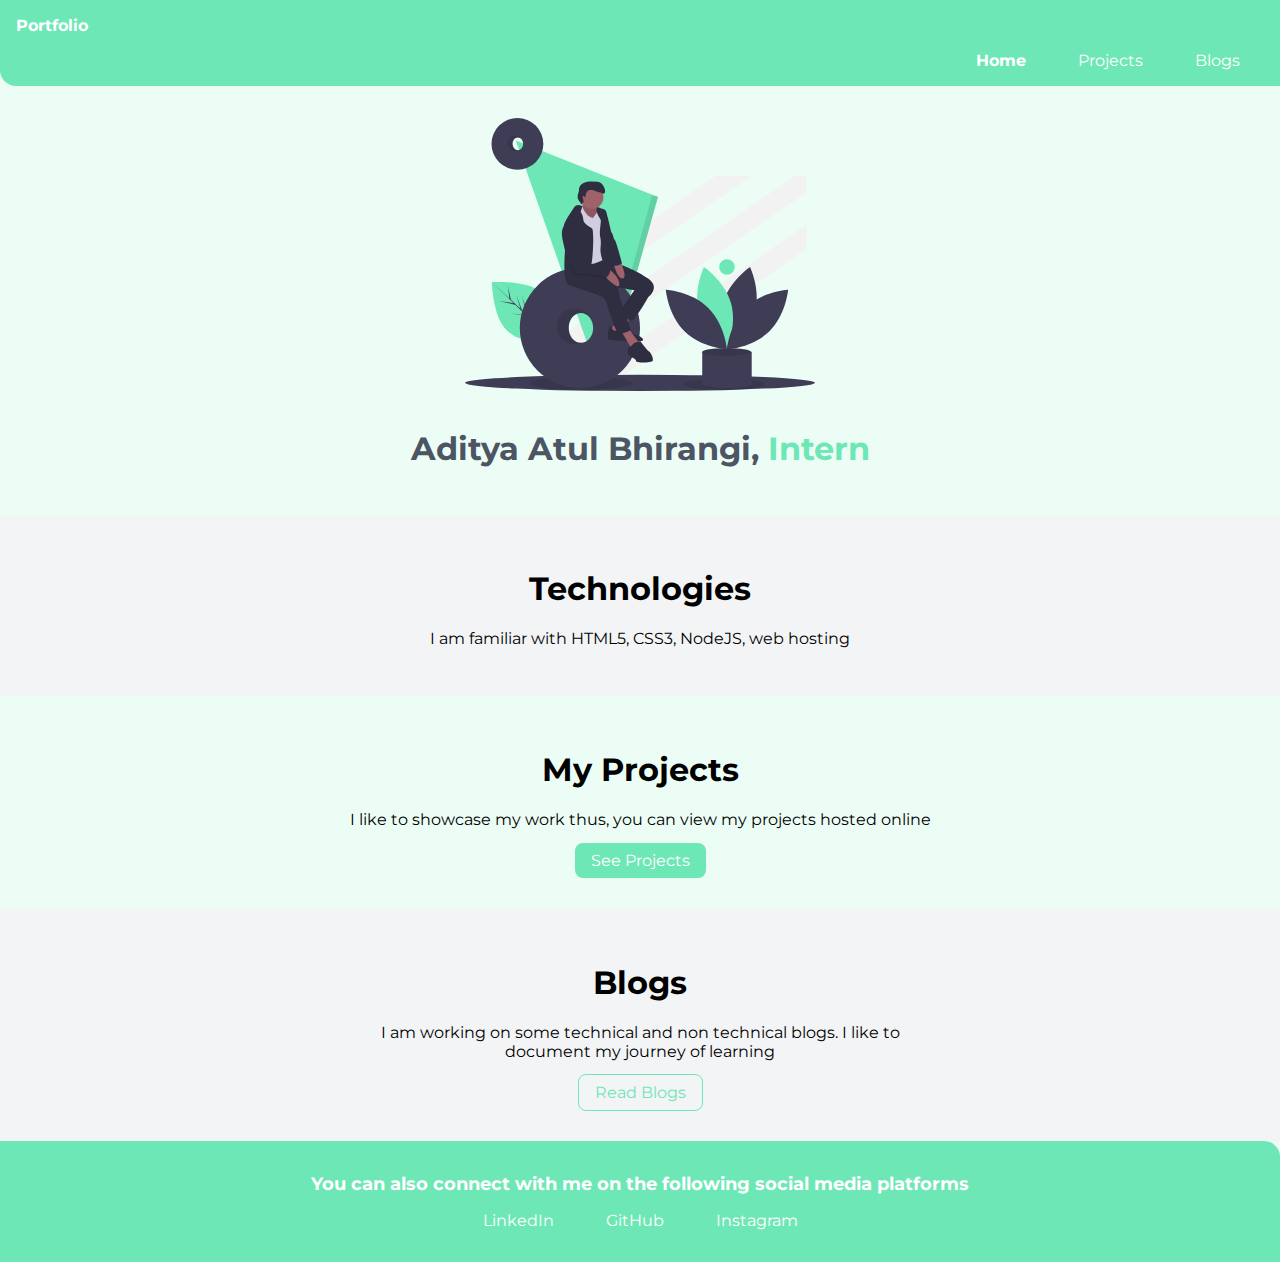
<file: index.html>
<!DOCTYPE html>
<html lang="en">

<head>
    <meta charset="UTF-8">
    <meta name="viewport" content="width=device-width, initial-scale=1.0">
    <title>Home | Aditya Bhirangi</title>
    <link href="/style.css" rel="stylesheet"/>
</head>

<body>

    <nav class="navigation container">
        <div class="nav-brand">Portfolio</div>
        <ul class="list-non-bullet nav-pills">
            <li class="list-item-inline">
                <a class="link link-active" href="\">Home</a>
            </li>
            <li class="list-item-inline">
                <a class="link" href="/projects.html">Projects</a>
            </li>
            <li class="list-item-inline">
                <a class="link" href="/blogs.html">Blogs</a>
            </li>

        </ul>
    </nav>

    <header class="hero">
        <img class="hero-img" src="images/heroes.svg" />
        <h1 class="hero-heading">Aditya Atul Bhirangi,
            <span class="hero-inverted">Intern </span></h1>
    </header>

    <section class="section off">
        <div class="container container-center">
            <h1>Technologies</h1>
            <p>I am familiar with HTML5, CSS3, NodeJS, web hosting</p>
        </div>
    </section>

    <section class="section">
        <div class="container container-center">
            <h1>My Projects</h1>
            <p>I like to showcase my work thus, you can view my projects hosted online</p>
            <a class="link link-p" href="/projects.html">See Projects</a>
        </div>
    </section>

    <section class="section off">
        <div class="container container-center">
            <h1>Blogs</h1>
            <p>I am working on some technical and non technical blogs. I like to document my journey of learning</p>
            <a class="link link-s" href="/blogs.html">Read Blogs</a>
        </div>
    </section>

    <footer class="footer">
        <div class="footer-header">You can also connect with me on the following social media platforms</div>
        <ul class="social-links list-non-bullet">
            <li class="list-item-inline">
                <a class="link" href="https://www.linkedin.com/in/aditya-bhirangi-367649136/">LinkedIn</a></li>
            <li class="list-item-inline"><a class="link" href="https://github.com/AdityaBhirangi">GitHub</a></li>
            <li class="list-item-inline"><a class="link" href="https://www.instagram.com/aditya_bhirangi/?hl=en">Instagram</a></li>
        </ul>
    </footer>


</body>

</html>
</file>
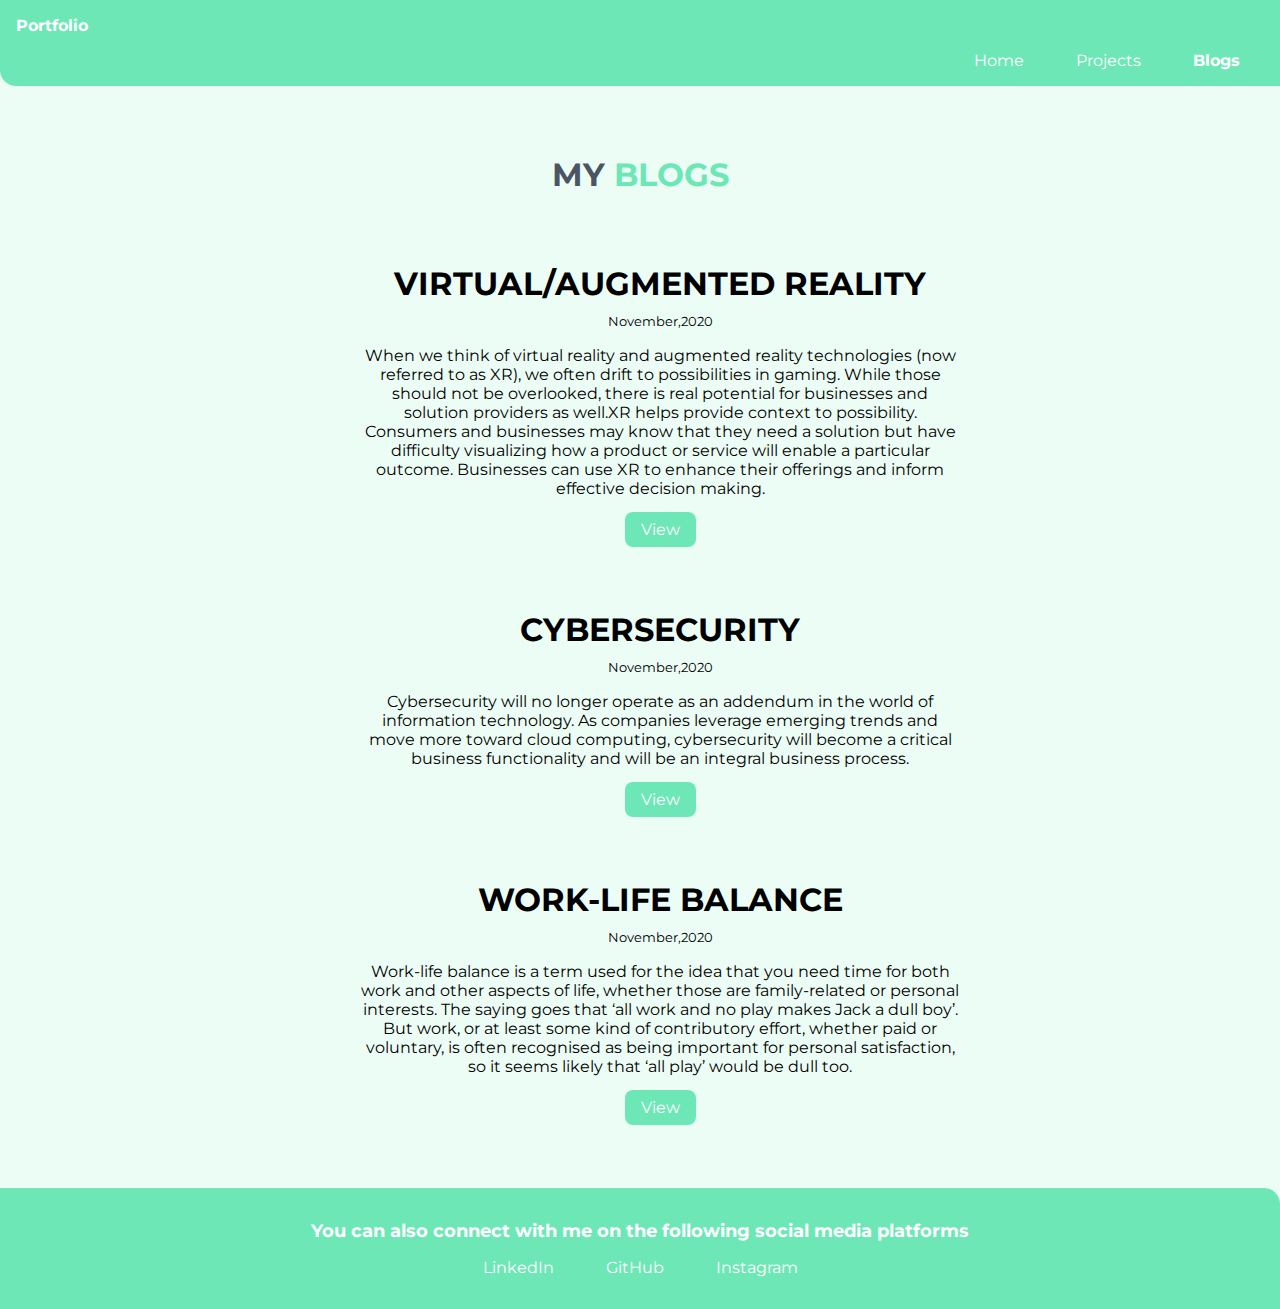
<file: blogs.html>
<!DOCTYPE html>
<html lang="en">

<head>
    <meta charset="UTF-8">
    <meta name="viewport" content="width=device-width, initial-scale=1.0">
    <title>BLOGS | Aditya Bhirangi</title>
    <link href="/style.css" rel="stylesheet"/>
</head>

<body>

    <nav class="navigation conatiner">
        <div class="nav-brand">Portfolio</div>
        <ul class="list-non-bullet nav-pills">
            <li class="list-item-inline">
                <a class="link" href="/index.html">Home</a>
            </li>
            <li class="list-item-inline">
                <a class="link" href="/projects.html">Projects</a>
            </li>
            <li class="list-item-inline">
                <a class="link link-active" href="/">Blogs</a>
            </li>
        </ul>
    </nav>


    <header class=hero>
        <h1 class="hero-heading">MY <span class="hero-inverted">BLOGS</span></h1>
    </header>
    

    <ul class="list-non-bullet">
        <li>
            <div class="container container-center">
                <h1 class="margin-md">
                    VIRTUAL/AUGMENTED REALITY
                </h1>
                <small>November,2020</small>
                <p>
                    When we think of virtual reality and augmented reality technologies (now referred to as XR), we
                    often drift to possibilities in gaming. While those should not be overlooked, there is real
                    potential for businesses and solution providers as well.XR helps provide context to possibility.
                    Consumers and businesses may know that they need a solution
                    but have difficulty visualizing how a product or service will enable a particular outcome.
                    Businesses can use XR to enhance their offerings and inform effective decision making.
                </p>
                <a class="link link-p" href="/blog1.html" target="_self">View</a>
            </div>
        </li>

        <li>
            <div class="container container-center">
                <h1 class="margin-md">
                    CYBERSECURITY
                </h1>
                <small>November,2020</small>
                <p>
                    Cybersecurity will no longer operate as an addendum in the world of information technology. As
                    companies leverage emerging trends and move more toward cloud computing, cybersecurity will become a
                    critical business functionality and will be an integral business process.
                </p>
                <a class="link link-p" href="/blog2.html" target="_self">View</a>
            </div>
        </li>

        <li>
            <div class="container container-center">
                <h1 class="margin-md">
                    WORK-LIFE BALANCE
                </h1>
                <small>November,2020</small>
                <p>
                    Work-life balance is a term used for the idea that you need time for both work and other aspects of
                    life, whether those are family-related or personal interests. The saying goes that ‘all work and no
                    play makes Jack a dull boy’.

                    But work, or at least some kind of contributory effort, whether paid or voluntary, is often
                    recognised as being important for personal satisfaction, so it seems likely that ‘all play’ would be
                    dull too.

                </p>
                <a class="link link-p" href="/blog3.html" target="_self">View</a>
            </div>
        </li>

    </ul>

    <footer class="footer">
        <div class="footer-header">You can also connect with me on the following social media platforms</div>
        <ul class="social-links list-non-bullet">
            <li class="list-item-inline">
                <a class="link" href="https://www.linkedin.com/in/aditya-bhirangi-367649136/">LinkedIn</a></li>
            <li class="list-item-inline"><a class="link" href="https://github.com/AdityaBhirangi">GitHub</a></li>
            <li class="list-item-inline"><a class="link" href="https://www.instagram.com/aditya_bhirangi/?hl=en">Instagram</a></li>
        </ul>
    </footer>

</body>

</html>
</file>
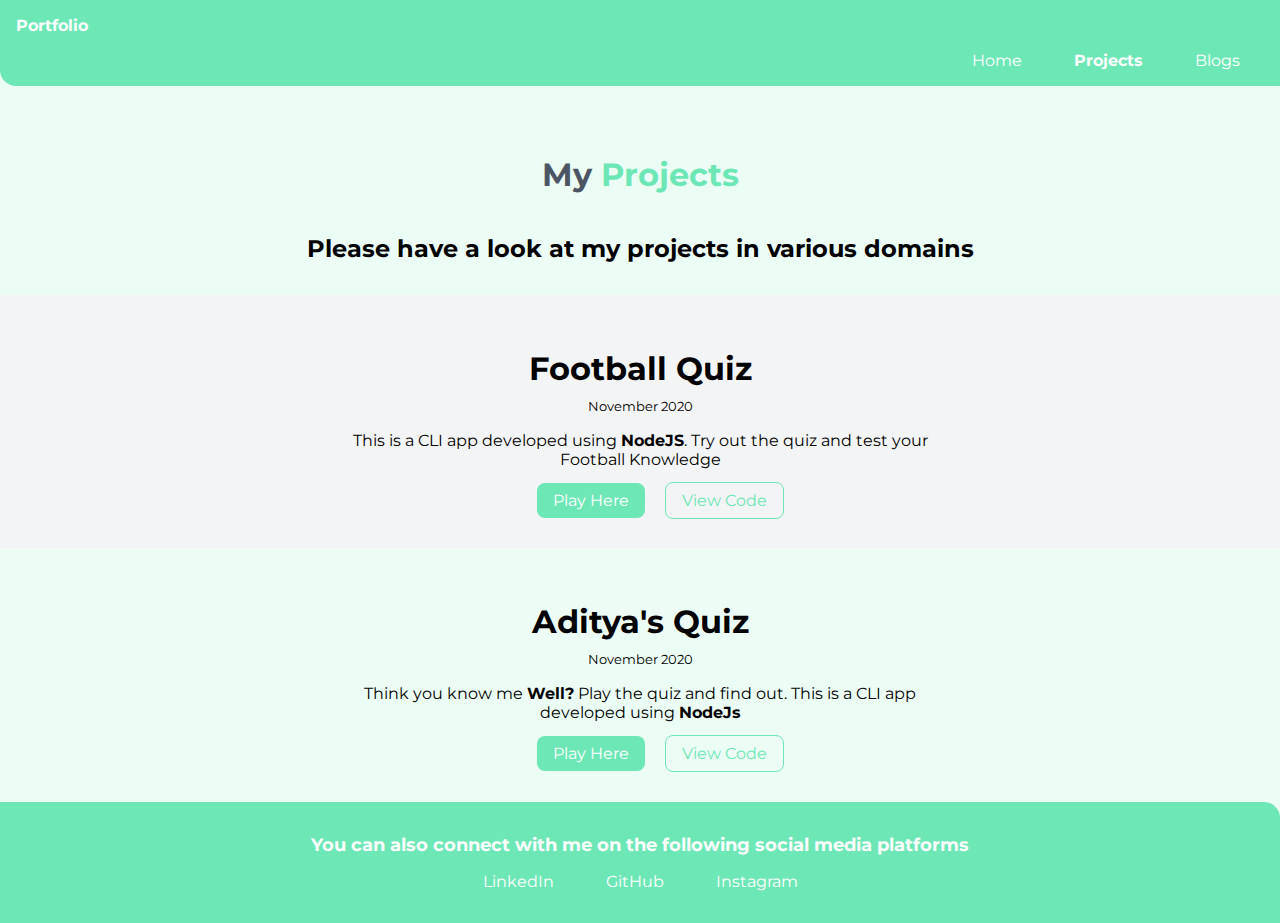
<file: projects.html>
<!DOCTYPE html>
<html lang="en">
<head>
    <meta charset="UTF-8">
    <meta name="viewport" content="width=device-width, initial-scale=1.0">
    <title>Projects | Aditya Bhirangi</title>
    <link href="/style.css" rel="stylesheet"/>
</head>
<body> 
    <nav class="navigation container">
        <div class="nav-brand">Portfolio</div>
        <ul class="list-non-bullet nav-pills">
            <li class="list-item-inline">
                <a class="link" href="\">Home</a>
            </li>
            <li class="list-item-inline">
                <a class="link link-active" href="/projects.html">Projects</a>
            </li>
            <li class="list-item-inline">
                <a class="link" href="/blogs.html">Blogs</a>
            </li> 
        </ul>
    </nav>

    <header class="hero">
        <h1 class="hero-heading">My
            <span class="hero-inverted">Projects</span></h1>
            <h2 class="hero-sub">Please have a look at my projects in various domains</h2>
    </header>

    <section class="section off">
        <div class="container container-center">
            <h1 class="margin-md">Football Quiz</h1>
            <small>November 2020</small>
            <p>This is a CLI app developed using <strong>NodeJS</strong>. Try out the quiz and test your Football Knowledge</p>
            <ul class="list-non-bullet nav-pills">
                <li class="list-item-inline">
                    <a class="link link-p" href="https://repl.it/@AdityaBhirangi/Football-Quiz?embed=1&output=1">Play Here</a>
                </li>
                <li class="list-item-inline">
                    <a class="link link-s" href="https://github.com/AdityaBhirangi/adityabhirangi-football-quiz/blob/main/CLI-footballquiz.js">View Code</a>
                </li>
            </ul>
        </div>
    </section>

    <section class="section">
        <div class="container container-center">
            <h1 class="margin-md">Aditya's Quiz</h1>
            <small>November 2020</small>
            <p>Think you know me <strong>Well?</strong> Play the quiz and find out. This is a CLI app developed using <strong>NodeJs</strong></p>
            <ul class="list-non-bullet nav-pills">
                <li class="list-item-inline">
                    <a class="link link-p" href="https://repl.it/@AdityaBhirangi/All-topics?embed=1&output=1">Play Here</a>
                </li>
                <li class="list-item-inline">
                    <a class="link link-s" href="https://github.com/AdityaBhirangi/adityabhirangi-quiz/blob/main/quizCLI.js">View Code</a>
                </li>
            </ul>
        </div>
    </section>

    <footer class="footer">
        <div class="footer-header">You can also connect with me on the following social media platforms</div>
        <ul class="social-links list-non-bullet">
            <li class="list-item-inline">
                <a class="link" href="https://www.linkedin.com/in/aditya-bhirangi-367649136/">LinkedIn</a></li>
            <li class="list-item-inline"><a class="link" href="https://github.com/AdityaBhirangi">GitHub</a></li>
            <li class="list-item-inline"><a class="link" href="https://www.instagram.com/aditya_bhirangi/?hl=en">Instagram</a></li>
        </ul>
    </footer>

</body>
</html>
</file>
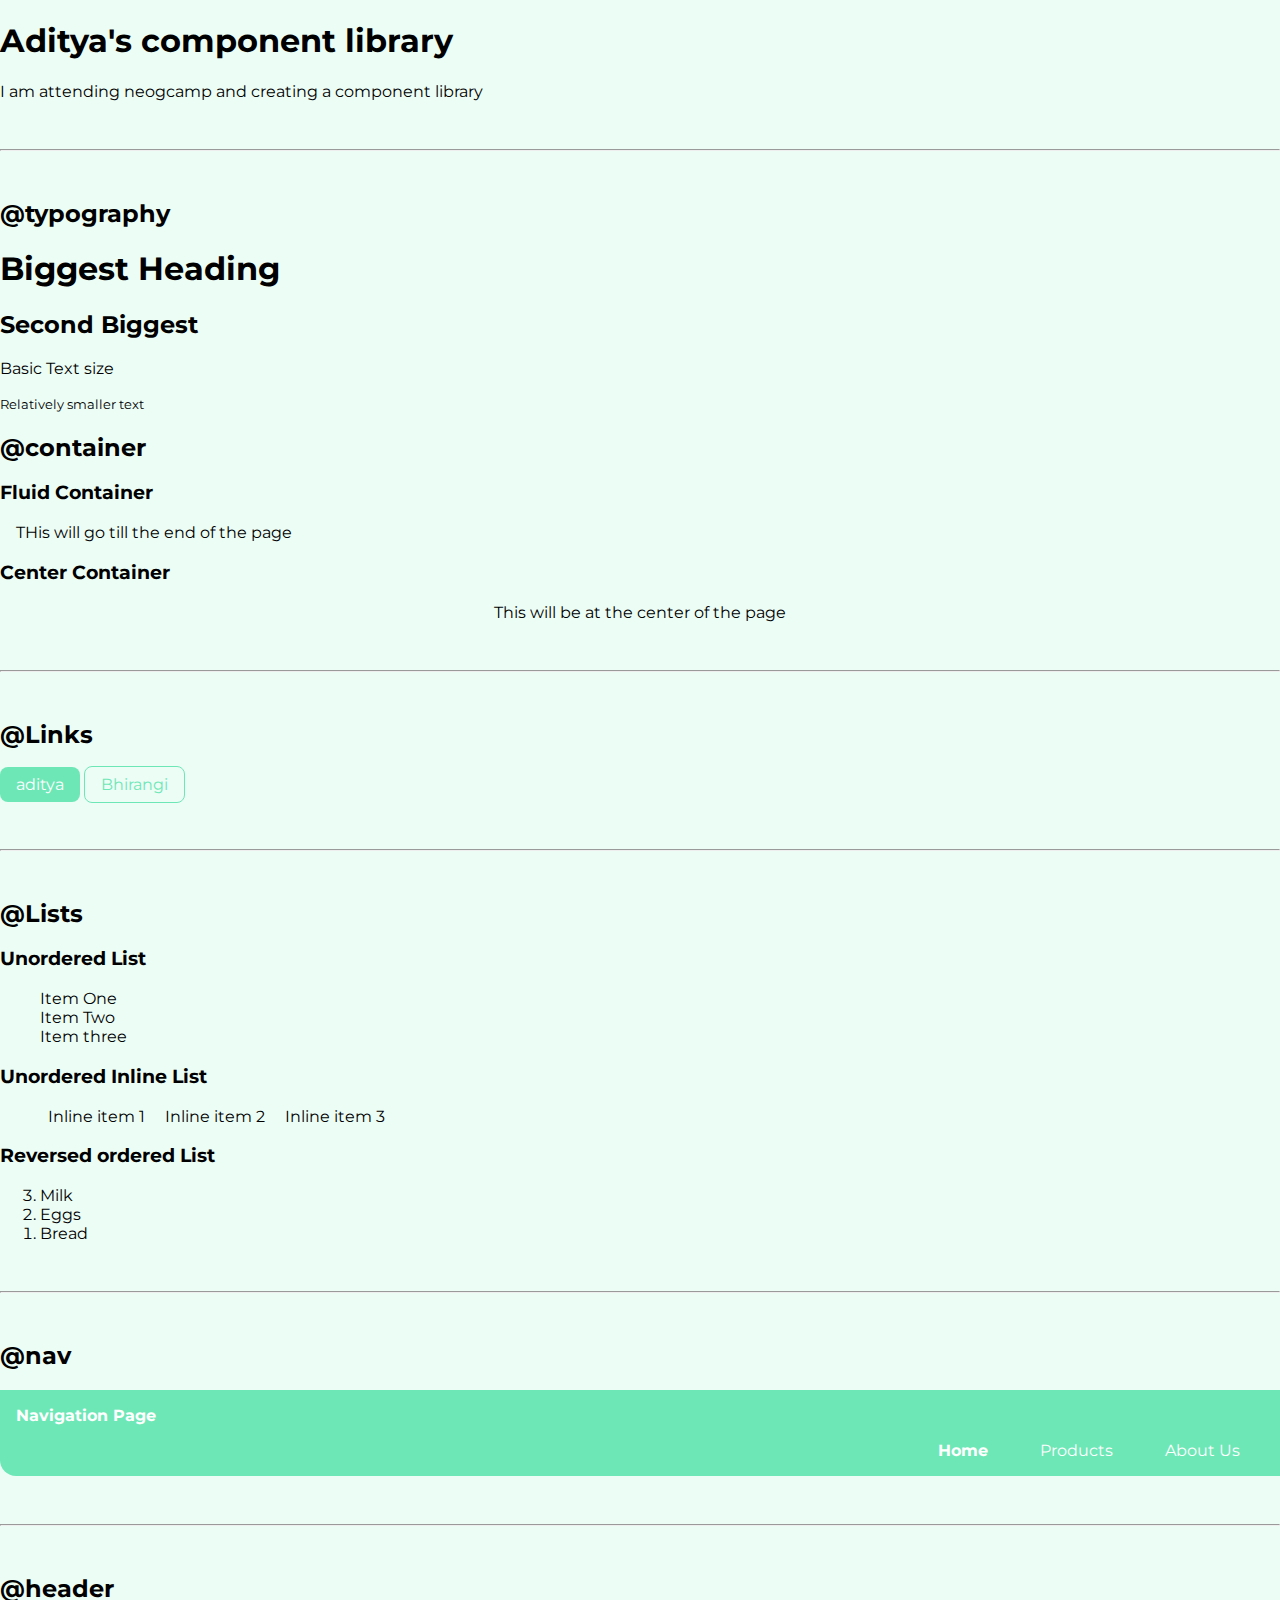
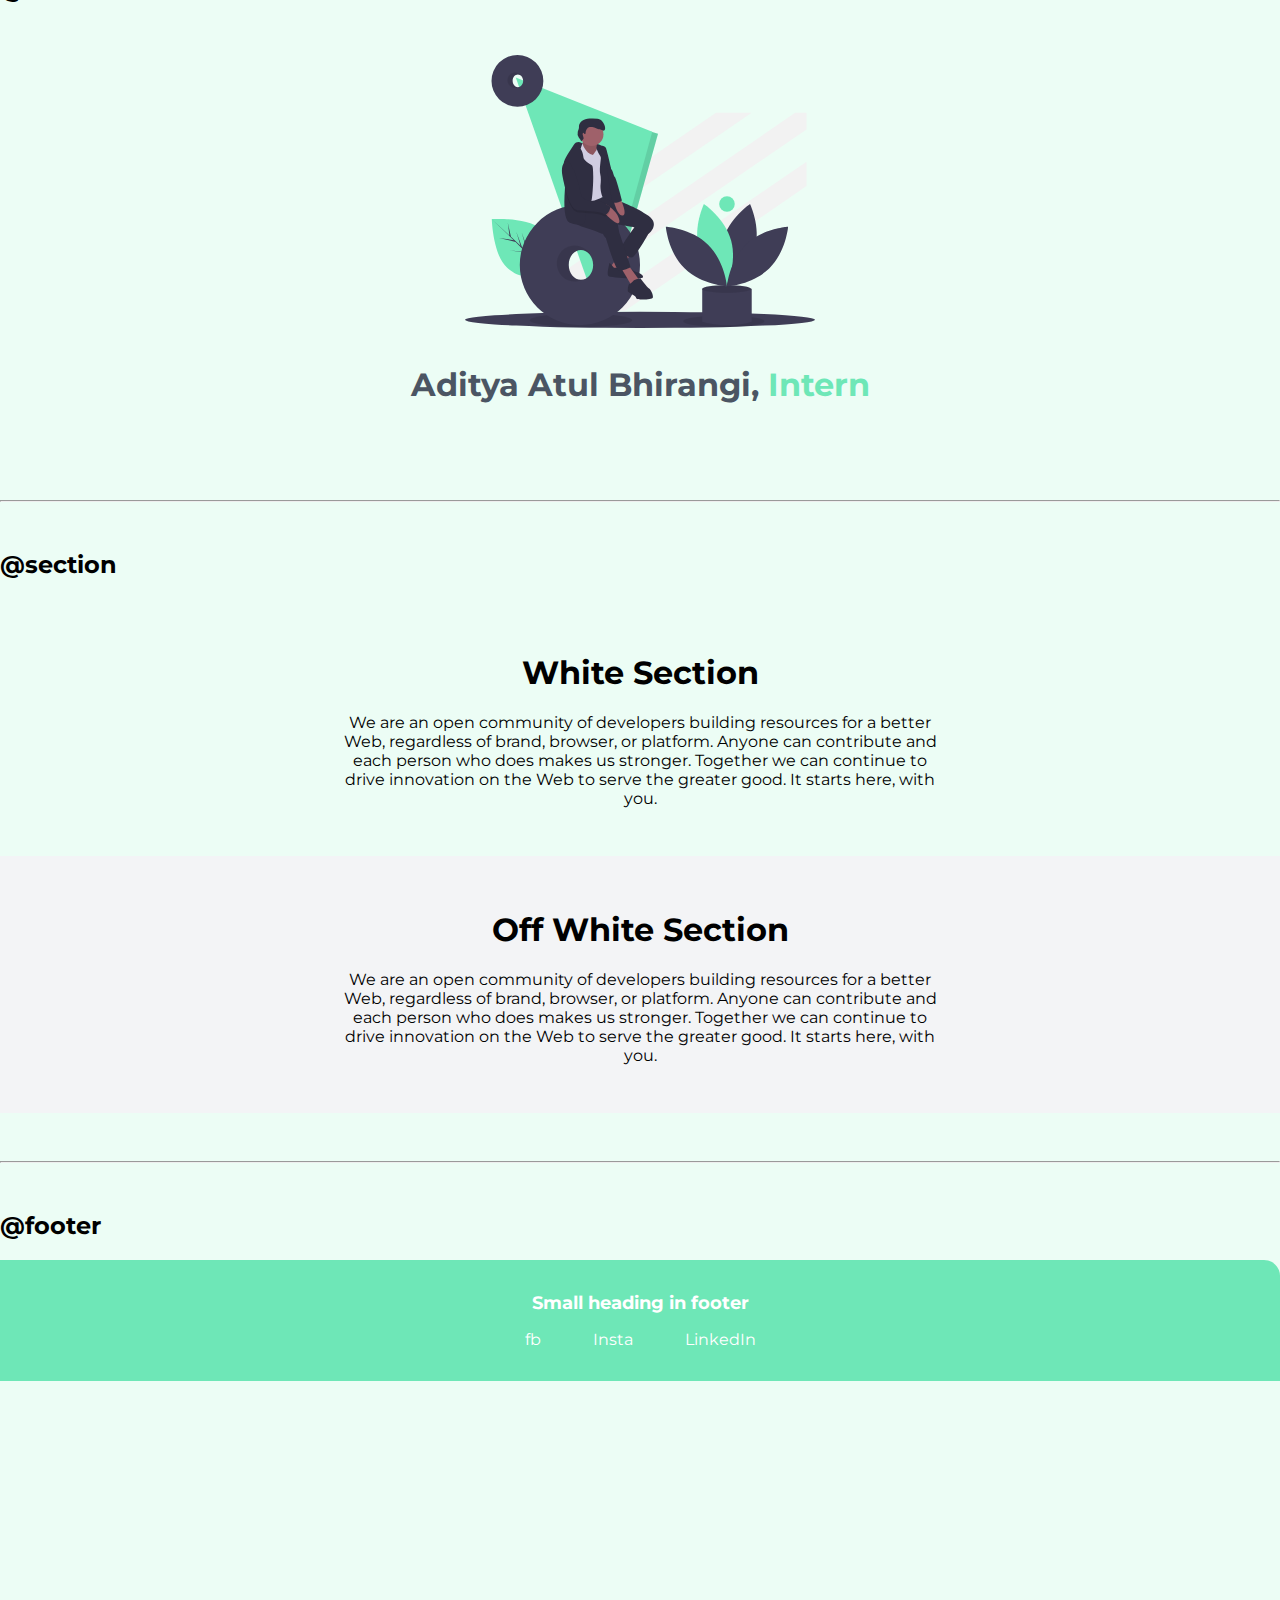
<file: lib/components.html>
<!DOCTYPE html>
<html lang="en">

<head>
    <meta charset="UTF-8">
    <meta name="viewport" content="width=device-width, initial-scale=1.0">
    <title>Component Library</title>
    <!-- Method 1 to add CSS
    <style>
        body{
            color: red;
        }
    </style> -->

    <!-- Method 3 to add CSS - External Link-->
    <link href="/style.css" rel="stylesheet" />
</head>

<body>
    <h1>Aditya's component library</h1>
    <p>I am attending neogcamp and creating a component library </p>

    <hr>

    <h2>@typography</h2>

    <h1>Biggest Heading</h1>
    <h2>Second Biggest</h2>
    <p>Basic Text size</p>
    <small>Relatively smaller text</small>

    <h2>@container</h2>

    <h3>Fluid Container</h3>
    <div class="container">THis will go till the end of the page</div>

    <h3>Center Container</h3>
    <div class="container container-center">This will be at the center of the page</div>

    <hr>

    <h2>@Links</h2>

    <a class="link link-p" href="/">aditya</a>
    <a class="link link-s" href="/">Bhirangi</a>

    <hr>

    <h2>@Lists</h2>

    <h3>Unordered List</h3>
    <ul class="list-non-bullet">
        <li>Item One</li>
        <li>Item Two</li>
        <li>Item three</li>
    </ul>

    <h3>Unordered Inline List</h3>

    <ul class="list-non-bullet">
        <li class="list-item-inline">Inline item 1</li>
        <li class="list-item-inline">Inline item 2</li>
        <li class="list-item-inline">Inline item 3</li>
    </ul>

    <h3>Reversed ordered List</h3>

    <ol reversed>
        <li>Milk</li>
        <li>Eggs</li>
        <li>Bread</li>
    </ol>

    <hr>

    <h2>@nav</h2>

    <nav class="navigation container">
        <div class="nav-brand">Navigation Page</div>
        <ul class="list-non-bullet nav-pills">
            <li class="list-item-inline">
                <a class="link link-active" href="\">Home</a>
            </li>
            <li class="list-item-inline">
                <a class="link" href="\">Products</a>
            </li>
            <li class="list-item-inline">
                <a class="link" href="\">About Us</a>
            </li>

        </ul>
    </nav>

    <hr>

    <h2>@header</h2>
    <header class="hero">
        <img class="hero-img" src="/images/heroes.svg" />
        <h1 class="hero-heading">Aditya Atul Bhirangi,
            <span class="hero-inverted">Intern </span></h1>
    </header>

    <hr>

    <h2>@section</h2>
    <section class="section">
        <div class="container container-center">
            <h1>White Section</h1>
            <p>We are an open community of developers building resources for a better Web, regardless of brand, browser, or platform. Anyone can contribute and each person who does makes us stronger. Together we can continue to drive innovation on the Web to serve the greater good. It starts here, with you.</p>
        </div>
    </section>

    <section class="section off">
        <div class="container container-center">
            <h1>Off White Section</h1>
            <p>We are an open community of developers building resources for a better Web, regardless of brand, browser, or platform. Anyone can contribute and each person who does makes us stronger. Together we can continue to drive innovation on the Web to serve the greater good. It starts here, with you.</p>
        </div>
    </section>

    <hr>

    <h2>@footer</h2>

    <footer class="footer">
        <div class="footer-header">Small heading in footer</div>
        <ul class="social-links list-non-bullet">
            <li class="list-item-inline">
                <a class="link" href="/">fb</a></li>
            <li class="list-item-inline"><a class="link" href="/">Insta</a></li>
            <li class="list-item-inline"><a class="link" href="/">LinkedIn</a></li>
        </ul>
    </footer>






    <div style="height: 40vh;">
    </div>

</body>

</html>
</file>
<file: style.css>
@import url('https://fonts.googleapis.com/css2?family=Montserrat:wght@400;700&display=swap');

:root{
    --primary-color:#6EE7B7;
    --dark-grey:#4B5563;
    --off-white:#F3F4F6;
    --very-light-color: #ECFDF5;
}

body{
    font-family: 'Montserrat', sans-serif;
    margin: 0px;
    background-color: var(--very-light-color);
}

/**Containers*/
.container{
   padding: 0rem 1rem;
}

.container-center{
    max-width:600px;
    margin: auto;
    text-align: center; 
}

/**Links**/

.link{
    box-sizing: border-box;
    text-decoration: none;
    padding: 0.5rem 1rem;
    margin-top: 100px;
   /** margin-top: 1rem;
    margin-bottom: 1rem; **/
}

.link-p{
    background-color: var(--primary-color);
    border-radius: 0.5rem;
    line-height: 2rem;
    color: white;
}

.link-s{
    color: var(--primary-color);
    border-radius: 0.5rem;
    border: 1px solid var(--primary-color);
    line-height: 2rem;
}

.link .link-p{
    margin: auto;
}
hr{
    margin: 3rem 0rem;
}

/**Lists**/
 
.list-non-bullet{
    list-style: none;
    margin: auto;
    margin-top: 1rem;
}

.list-item-inline{
    display: inline;
    padding: 0rem 0.5rem;
}

/**Nav**/

.navigation{
    background-color: var(--primary-color);
    color: white;
    padding: 1rem;
    border-bottom-left-radius: 1rem;

}

.navigation .nav-brand{
    font-size: medium;
    font-weight: bold;
}

.navigation .nav-pills{
    text-align: right;
}

.navigation .link{
    color: white;
}

.navigation .link-active{
    font-weight: bold;
}


/**Header**/

.hero{
    padding: 2rem;
}

.hero .hero-img{
    max-width: 350px;
    display: block;
    text-align: center;
    margin: auto;
}

.hero .hero-heading{
    color: var(--dark-grey);
    text-align: center;
    padding: 1rem;
    margin-bottom: 0rem;
}

.hero .hero-heading .hero-inverted{
    color:var(--primary-color);
}

.hero .hero-sub{
    text-align: center;
    margin: auto;
    margin-top: 1.5rem;
}

/** Sections */

.section{
    padding:2rem;
}

.section h1{
    text-align: center;
}

.off{
    background-color: var(--off-white);
}

/** Footers **/

.footer{
    background-color: var(--primary-color);
    padding: 2rem 1rem;
    text-align: center;
    color: white;
    border-top-right-radius: 1rem;
}

.footer .link{
    color: white;
    text-align: center;
}

.footer ul{
    padding-inline-start: 0px;
}

.footer .footer-header{
    font-weight: bold;
    font-size: large;
}

.margin-md{
    margin-bottom: 0.5rem;
}

.list-non-bullet .container{
    margin-bottom: 4rem;
}
</file>
